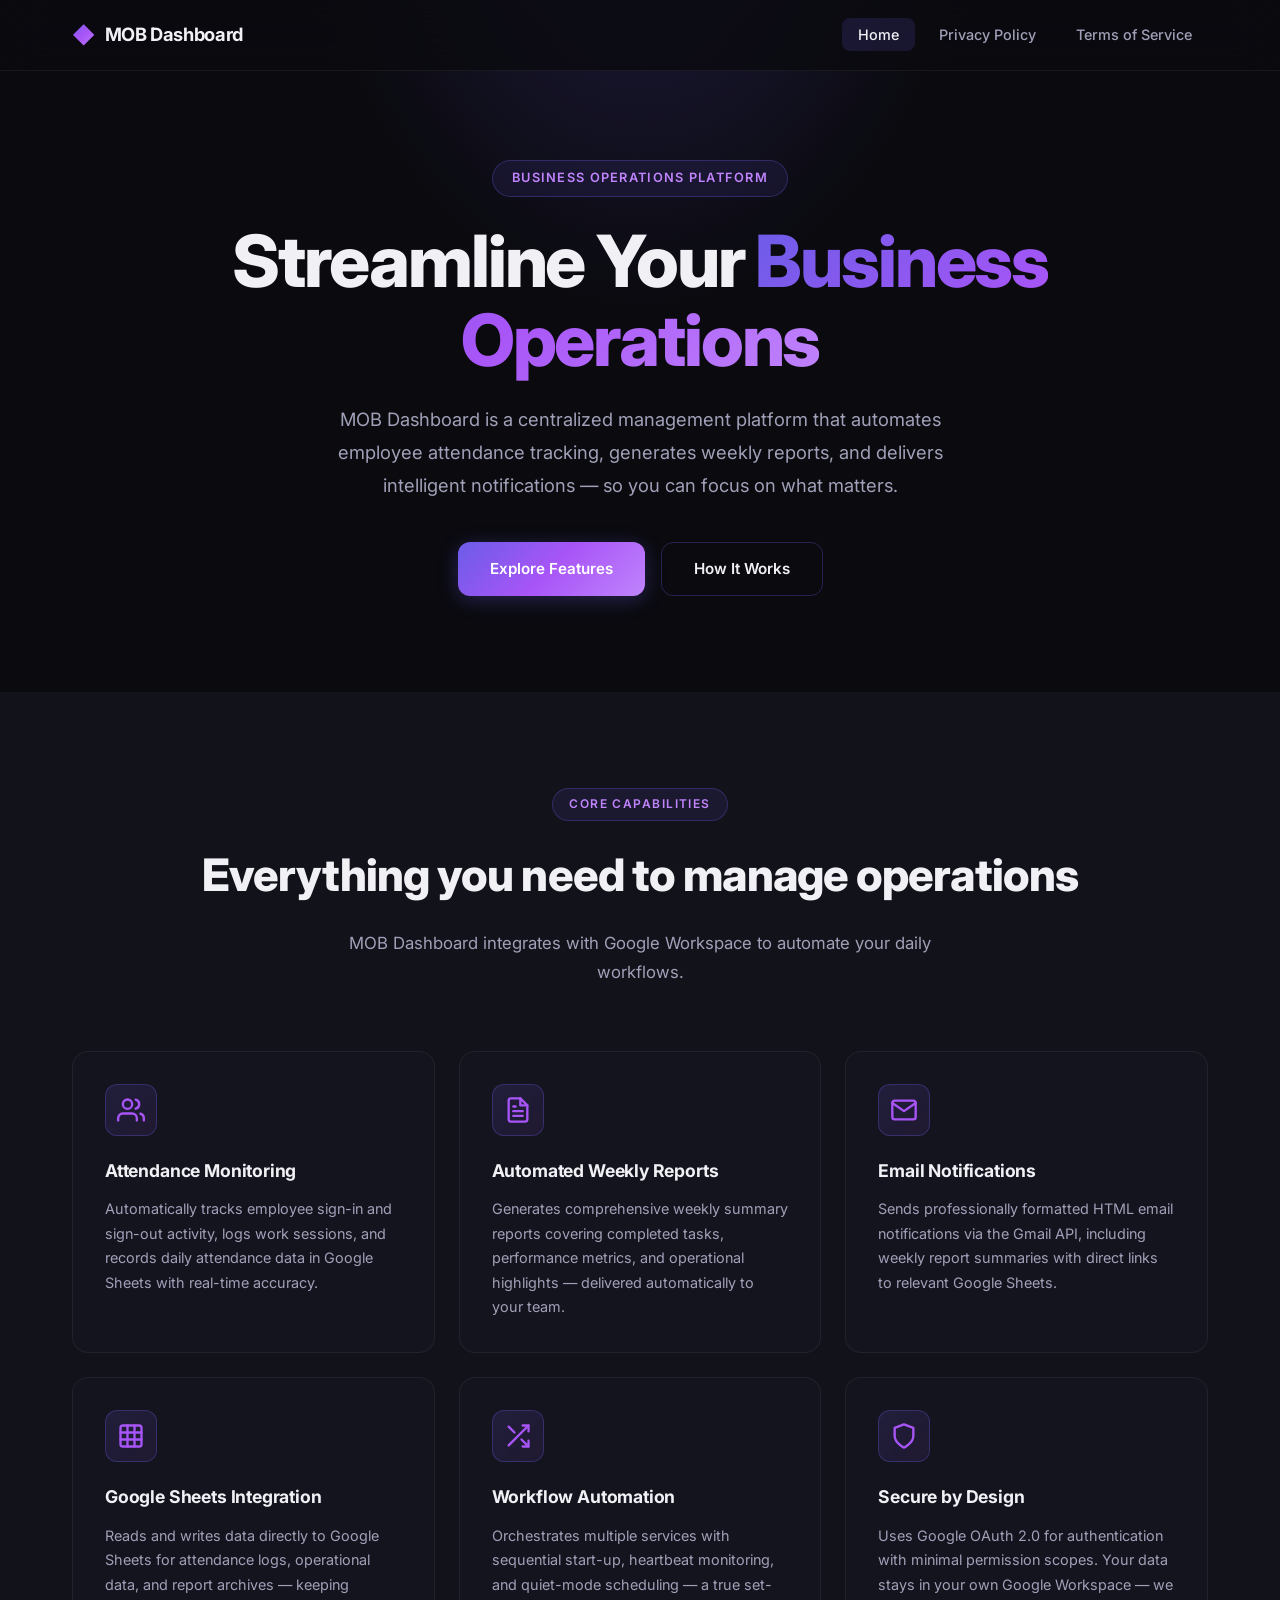
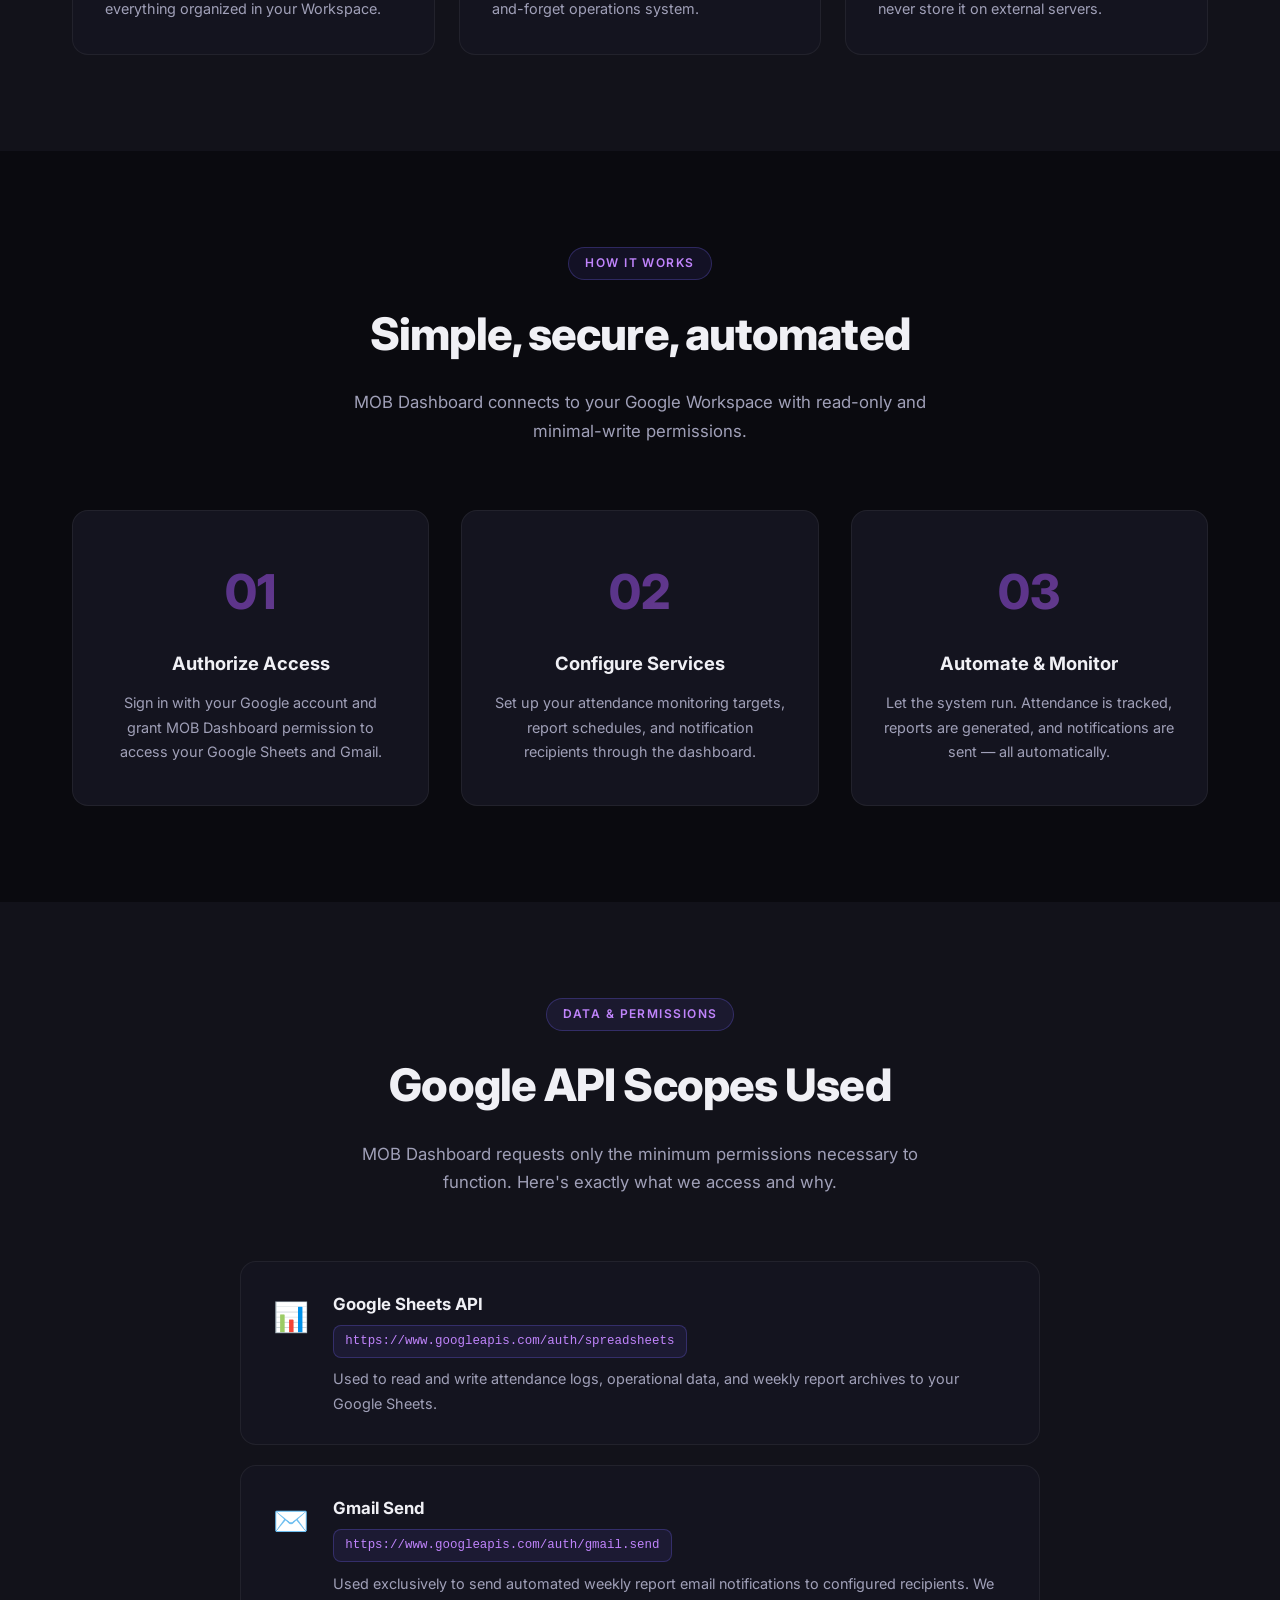
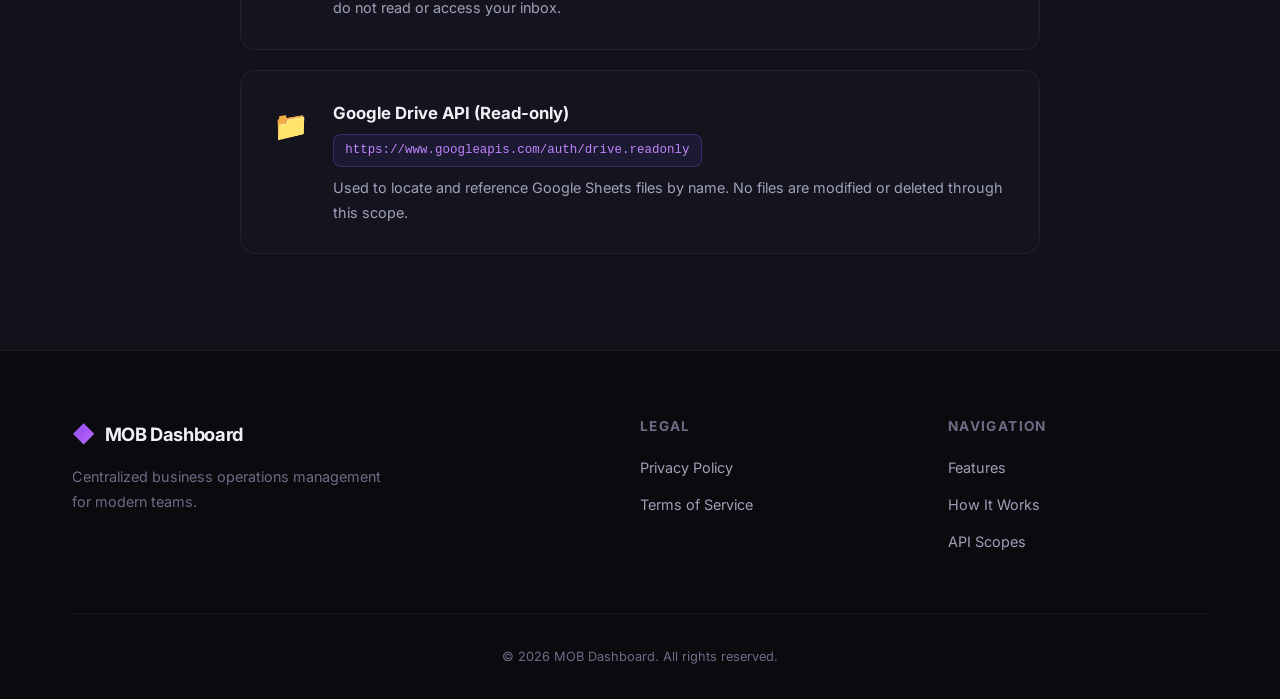
<file: index.html>
<!DOCTYPE html>
<html lang="en">
<head>
    <meta charset="UTF-8">
    <meta name="viewport" content="width=device-width, initial-scale=1.0">
    <title>MOB Dashboard — Business Operations Management</title>
    <meta name="description" content="MOB Dashboard is a centralized business operations management platform for employee attendance monitoring, automated weekly reporting, and workflow automation.">
    <link rel="preconnect" href="https://fonts.googleapis.com">
    <link rel="preconnect" href="https://fonts.gstatic.com" crossorigin>
    <link href="https://fonts.googleapis.com/css2?family=Inter:wght@400;500;600;700;800&display=swap" rel="stylesheet">
    <link rel="stylesheet" href="styles.css">
</head>
<body>
    <!-- Navigation -->
    <nav class="navbar" id="navbar">
        <div class="container nav-container">
            <a href="index.html" class="logo" id="logo">
                <span class="logo-icon">◆</span>
                <span class="logo-text">MOB Dashboard</span>
            </a>
            <ul class="nav-links" id="nav-links">
                <li><a href="index.html" class="nav-link active">Home</a></li>
                <li><a href="privacy.html" class="nav-link">Privacy Policy</a></li>
                <li><a href="terms.html" class="nav-link">Terms of Service</a></li>
            </ul>
            <button class="mobile-menu-btn" id="mobile-menu-btn" aria-label="Toggle navigation menu">
                <span></span>
                <span></span>
                <span></span>
            </button>
        </div>
    </nav>

    <!-- Hero Section -->
    <header class="hero" id="hero">
        <div class="hero-glow"></div>
        <div class="container hero-container">
            <div class="hero-badge">Business Operations Platform</div>
            <h1 class="hero-title" id="hero-title">
                Streamline Your <span class="gradient-text">Business Operations</span>
            </h1>
            <p class="hero-subtitle" id="hero-subtitle">
                MOB Dashboard is a centralized management platform that automates employee attendance tracking, generates weekly reports, and delivers intelligent notifications — so you can focus on what matters.
            </p>
            <div class="hero-cta">
                <a href="#features" class="btn btn-primary" id="cta-learn-more">Explore Features</a>
                <a href="#how-it-works" class="btn btn-outline" id="cta-how">How It Works</a>
            </div>
        </div>
    </header>

    <!-- Features Section -->
    <section class="features" id="features">
        <div class="container">
            <div class="section-header">
                <span class="section-label">Core Capabilities</span>
                <h2 class="section-title">Everything you need to manage operations</h2>
                <p class="section-desc">MOB Dashboard integrates with Google Workspace to automate your daily workflows.</p>
            </div>
            <div class="features-grid" id="features-grid">
                <div class="feature-card" id="feature-attendance">
                    <div class="feature-icon">
                        <svg width="28" height="28" viewBox="0 0 24 24" fill="none" stroke="currentColor" stroke-width="2" stroke-linecap="round" stroke-linejoin="round">
                            <path d="M17 21v-2a4 4 0 0 0-4-4H5a4 4 0 0 0-4 4v2"/>
                            <circle cx="9" cy="7" r="4"/>
                            <path d="M23 21v-2a4 4 0 0 0-3-3.87"/>
                            <path d="M16 3.13a4 4 0 0 1 0 7.75"/>
                        </svg>
                    </div>
                    <h3 class="feature-title">Attendance Monitoring</h3>
                    <p class="feature-desc">Automatically tracks employee sign-in and sign-out activity, logs work sessions, and records daily attendance data in Google Sheets with real-time accuracy.</p>
                </div>
                <div class="feature-card" id="feature-reports">
                    <div class="feature-icon">
                        <svg width="28" height="28" viewBox="0 0 24 24" fill="none" stroke="currentColor" stroke-width="2" stroke-linecap="round" stroke-linejoin="round">
                            <path d="M14 2H6a2 2 0 0 0-2 2v16a2 2 0 0 0 2 2h12a2 2 0 0 0 2-2V8z"/>
                            <polyline points="14 2 14 8 20 8"/>
                            <line x1="16" y1="13" x2="8" y2="13"/>
                            <line x1="16" y1="17" x2="8" y2="17"/>
                            <polyline points="10 9 9 9 8 9"/>
                        </svg>
                    </div>
                    <h3 class="feature-title">Automated Weekly Reports</h3>
                    <p class="feature-desc">Generates comprehensive weekly summary reports covering completed tasks, performance metrics, and operational highlights — delivered automatically to your team.</p>
                </div>
                <div class="feature-card" id="feature-email">
                    <div class="feature-icon">
                        <svg width="28" height="28" viewBox="0 0 24 24" fill="none" stroke="currentColor" stroke-width="2" stroke-linecap="round" stroke-linejoin="round">
                            <path d="M4 4h16c1.1 0 2 .9 2 2v12c0 1.1-.9 2-2 2H4c-1.1 0-2-.9-2-2V6c0-1.1.9-2 2-2z"/>
                            <polyline points="22,6 12,13 2,6"/>
                        </svg>
                    </div>
                    <h3 class="feature-title">Email Notifications</h3>
                    <p class="feature-desc">Sends professionally formatted HTML email notifications via the Gmail API, including weekly report summaries with direct links to relevant Google Sheets.</p>
                </div>
                <div class="feature-card" id="feature-sheets">
                    <div class="feature-icon">
                        <svg width="28" height="28" viewBox="0 0 24 24" fill="none" stroke="currentColor" stroke-width="2" stroke-linecap="round" stroke-linejoin="round">
                            <rect x="3" y="3" width="18" height="18" rx="2" ry="2"/>
                            <line x1="3" y1="9" x2="21" y2="9"/>
                            <line x1="3" y1="15" x2="21" y2="15"/>
                            <line x1="9" y1="3" x2="9" y2="21"/>
                            <line x1="15" y1="3" x2="15" y2="21"/>
                        </svg>
                    </div>
                    <h3 class="feature-title">Google Sheets Integration</h3>
                    <p class="feature-desc">Reads and writes data directly to Google Sheets for attendance logs, operational data, and report archives — keeping everything organized in your Workspace.</p>
                </div>
                <div class="feature-card" id="feature-automation">
                    <div class="feature-icon">
                        <svg width="28" height="28" viewBox="0 0 24 24" fill="none" stroke="currentColor" stroke-width="2" stroke-linecap="round" stroke-linejoin="round">
                            <polyline points="16 3 21 3 21 8"/>
                            <line x1="4" y1="20" x2="21" y2="3"/>
                            <polyline points="21 16 21 21 16 21"/>
                            <line x1="15" y1="15" x2="21" y2="21"/>
                            <line x1="4" y1="4" x2="9" y2="9"/>
                        </svg>
                    </div>
                    <h3 class="feature-title">Workflow Automation</h3>
                    <p class="feature-desc">Orchestrates multiple services with sequential start-up, heartbeat monitoring, and quiet-mode scheduling — a true set-and-forget operations system.</p>
                </div>
                <div class="feature-card" id="feature-security">
                    <div class="feature-icon">
                        <svg width="28" height="28" viewBox="0 0 24 24" fill="none" stroke="currentColor" stroke-width="2" stroke-linecap="round" stroke-linejoin="round">
                            <path d="M12 22s8-4 8-10V5l-8-3-8 3v7c0 6 8 10 8 10z"/>
                        </svg>
                    </div>
                    <h3 class="feature-title">Secure by Design</h3>
                    <p class="feature-desc">Uses Google OAuth 2.0 for authentication with minimal permission scopes. Your data stays in your own Google Workspace — we never store it on external servers.</p>
                </div>
            </div>
        </div>
    </section>

    <!-- How It Works -->
    <section class="how-it-works" id="how-it-works">
        <div class="container">
            <div class="section-header">
                <span class="section-label">How It Works</span>
                <h2 class="section-title">Simple, secure, automated</h2>
                <p class="section-desc">MOB Dashboard connects to your Google Workspace with read-only and minimal-write permissions.</p>
            </div>
            <div class="steps-grid" id="steps-grid">
                <div class="step-card" id="step-1">
                    <div class="step-number">01</div>
                    <h3 class="step-title">Authorize Access</h3>
                    <p class="step-desc">Sign in with your Google account and grant MOB Dashboard permission to access your Google Sheets and Gmail.</p>
                </div>
                <div class="step-card" id="step-2">
                    <div class="step-number">02</div>
                    <h3 class="step-title">Configure Services</h3>
                    <p class="step-desc">Set up your attendance monitoring targets, report schedules, and notification recipients through the dashboard.</p>
                </div>
                <div class="step-card" id="step-3">
                    <div class="step-number">03</div>
                    <h3 class="step-title">Automate & Monitor</h3>
                    <p class="step-desc">Let the system run. Attendance is tracked, reports are generated, and notifications are sent — all automatically.</p>
                </div>
            </div>
        </div>
    </section>

    <!-- Google API Scopes Section -->
    <section class="scopes-section" id="scopes">
        <div class="container">
            <div class="section-header">
                <span class="section-label">Data & Permissions</span>
                <h2 class="section-title">Google API Scopes Used</h2>
                <p class="section-desc">MOB Dashboard requests only the minimum permissions necessary to function. Here's exactly what we access and why.</p>
            </div>
            <div class="scopes-list" id="scopes-list">
                <div class="scope-item" id="scope-sheets">
                    <div class="scope-icon">📊</div>
                    <div class="scope-content">
                        <h3 class="scope-name">Google Sheets API</h3>
                        <code class="scope-uri">https://www.googleapis.com/auth/spreadsheets</code>
                        <p class="scope-why">Used to read and write attendance logs, operational data, and weekly report archives to your Google Sheets.</p>
                    </div>
                </div>
                <div class="scope-item" id="scope-gmail">
                    <div class="scope-icon">✉️</div>
                    <div class="scope-content">
                        <h3 class="scope-name">Gmail Send</h3>
                        <code class="scope-uri">https://www.googleapis.com/auth/gmail.send</code>
                        <p class="scope-why">Used exclusively to send automated weekly report email notifications to configured recipients. We do not read or access your inbox.</p>
                    </div>
                </div>
                <div class="scope-item" id="scope-drive">
                    <div class="scope-icon">📁</div>
                    <div class="scope-content">
                        <h3 class="scope-name">Google Drive API (Read-only)</h3>
                        <code class="scope-uri">https://www.googleapis.com/auth/drive.readonly</code>
                        <p class="scope-why">Used to locate and reference Google Sheets files by name. No files are modified or deleted through this scope.</p>
                    </div>
                </div>
            </div>
        </div>
    </section>

    <!-- Footer -->
    <footer class="footer" id="footer">
        <div class="container">
            <div class="footer-grid">
                <div class="footer-brand">
                    <a href="index.html" class="logo">
                        <span class="logo-icon">◆</span>
                        <span class="logo-text">MOB Dashboard</span>
                    </a>
                    <p class="footer-tagline">Centralized business operations management for modern teams.</p>
                </div>
                <div class="footer-links-group">
                    <h4 class="footer-heading">Legal</h4>
                    <ul class="footer-links">
                        <li><a href="privacy.html" id="footer-privacy">Privacy Policy</a></li>
                        <li><a href="terms.html" id="footer-terms">Terms of Service</a></li>
                    </ul>
                </div>
                <div class="footer-links-group">
                    <h4 class="footer-heading">Navigation</h4>
                    <ul class="footer-links">
                        <li><a href="#features" id="footer-features">Features</a></li>
                        <li><a href="#how-it-works" id="footer-how">How It Works</a></li>
                        <li><a href="#scopes" id="footer-scopes">API Scopes</a></li>
                    </ul>
                </div>
            </div>
            <div class="footer-bottom">
                <p>&copy; 2026 MOB Dashboard. All rights reserved.</p>
            </div>
        </div>
    </footer>

    <script src="script.js"></script>
</body>
</html>
</file>
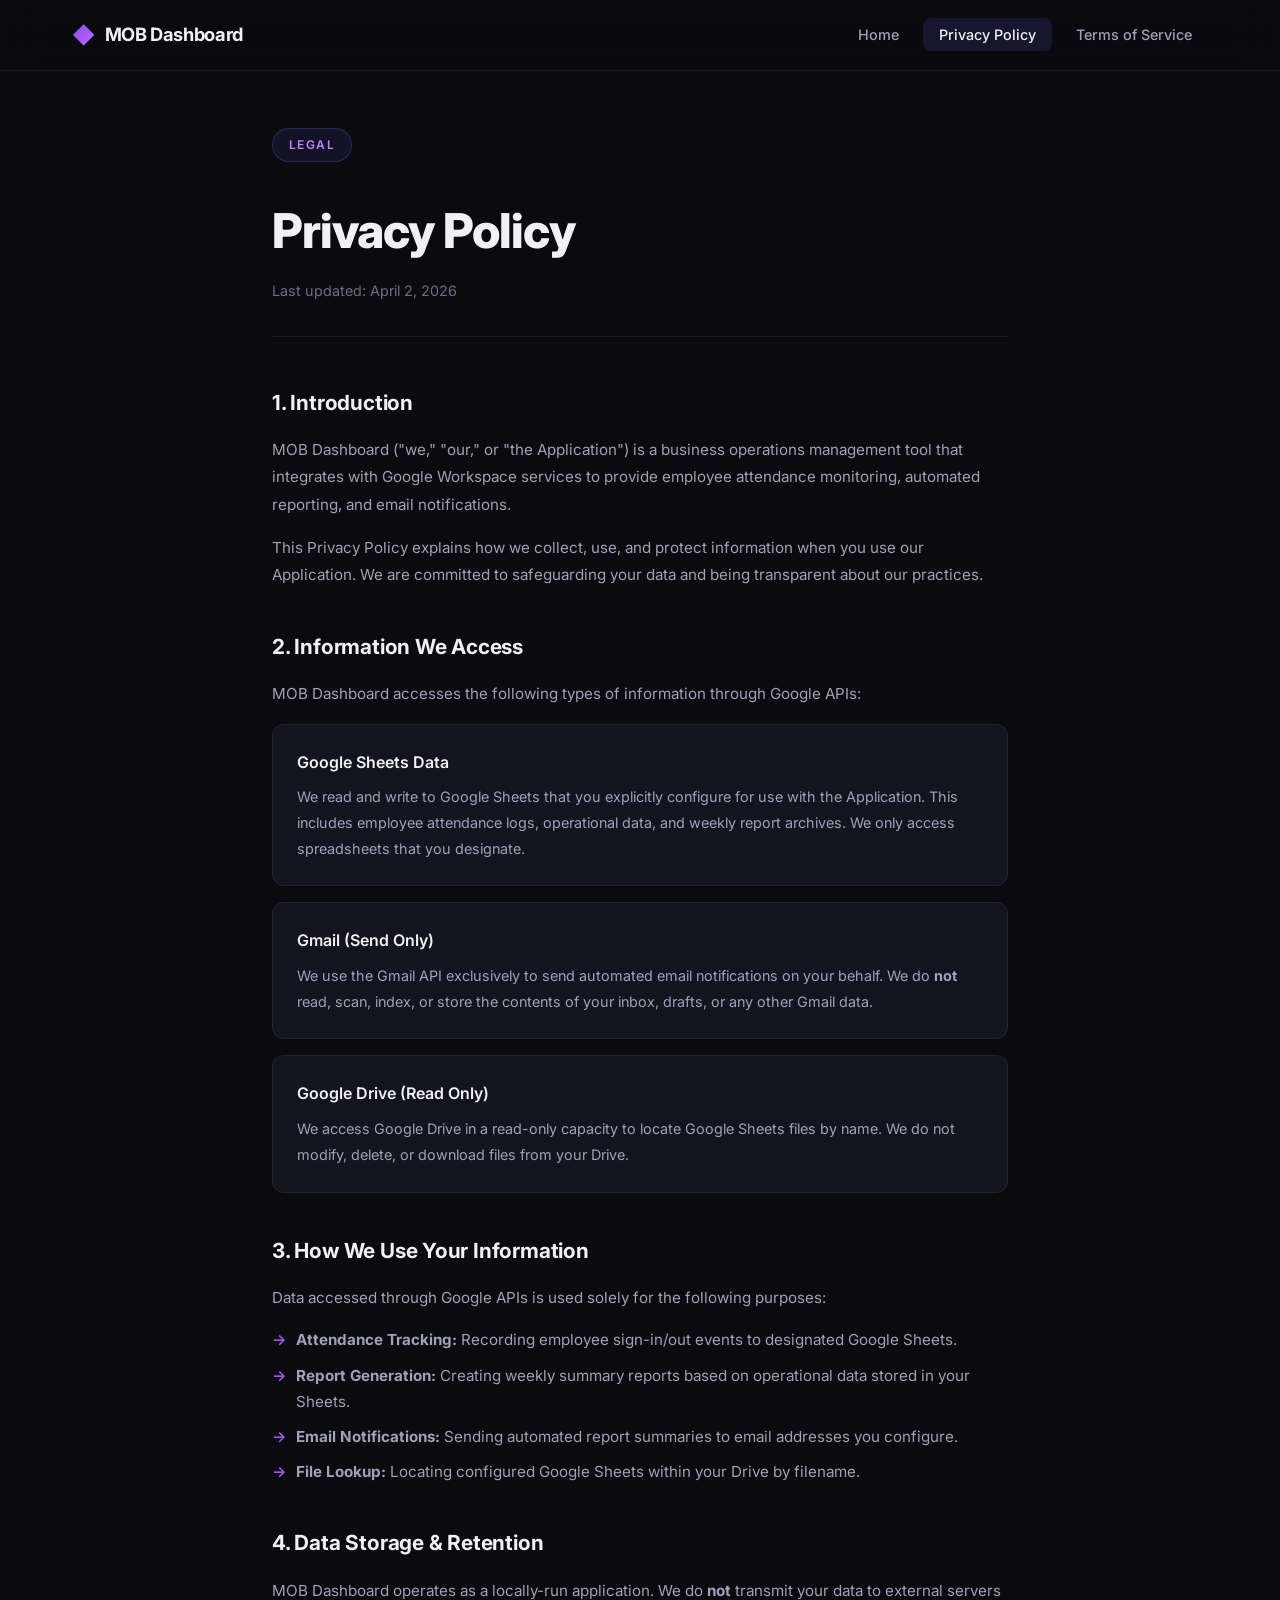
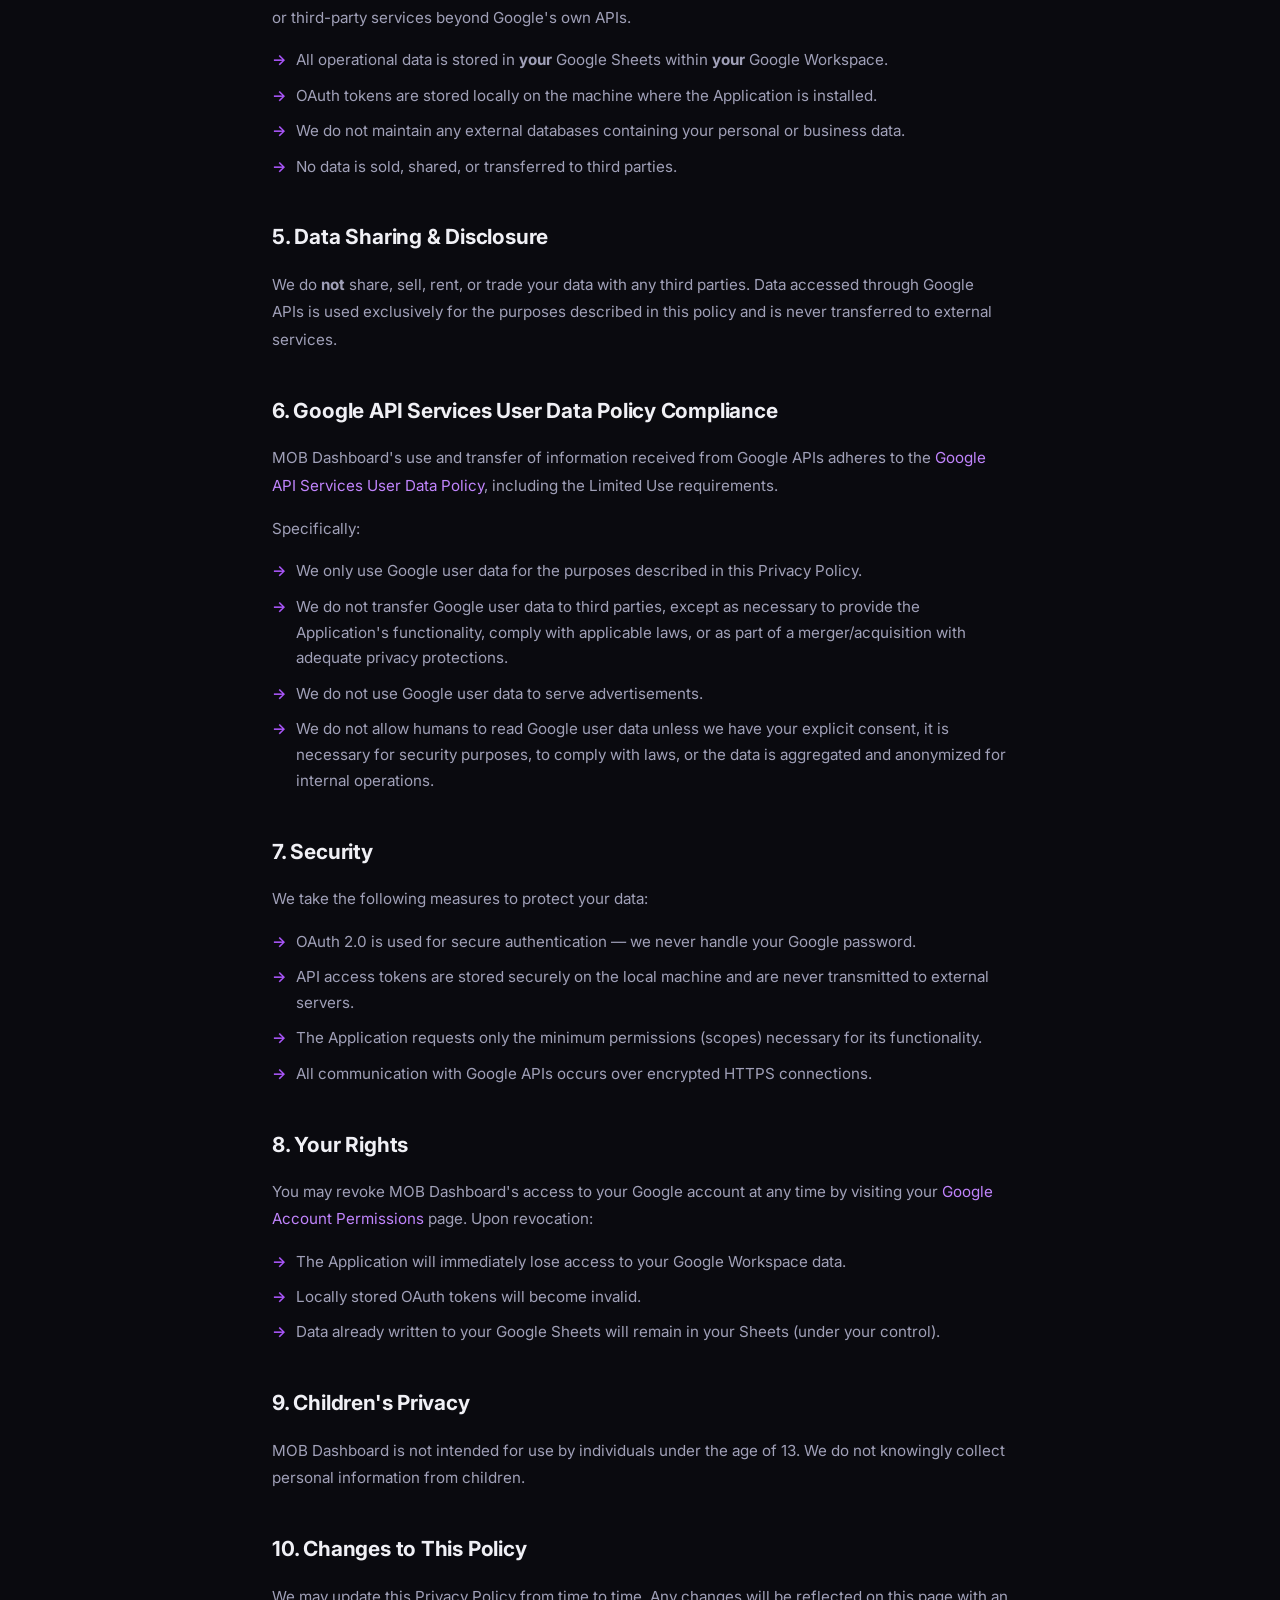
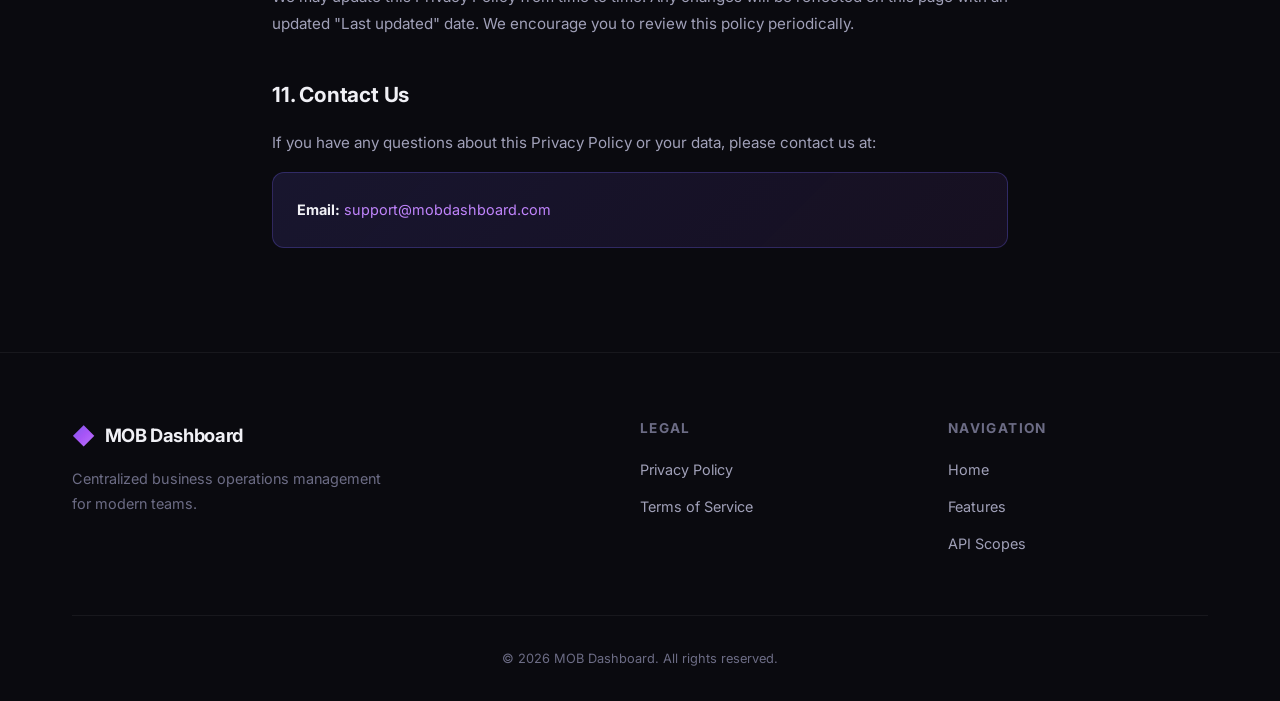
<file: privacy.html>
<!DOCTYPE html>
<html lang="en">
<head>
    <meta charset="UTF-8">
    <meta name="viewport" content="width=device-width, initial-scale=1.0">
    <title>Privacy Policy — MOB Dashboard</title>
    <meta name="description" content="Privacy Policy for MOB Dashboard. Learn how we handle, store, and protect your data when using our business operations management platform.">
    <link rel="preconnect" href="https://fonts.googleapis.com">
    <link rel="preconnect" href="https://fonts.gstatic.com" crossorigin>
    <link href="https://fonts.googleapis.com/css2?family=Inter:wght@400;500;600;700;800&display=swap" rel="stylesheet">
    <link rel="stylesheet" href="styles.css">
</head>
<body>
    <!-- Navigation -->
    <nav class="navbar" id="navbar">
        <div class="container nav-container">
            <a href="index.html" class="logo" id="logo">
                <span class="logo-icon">◆</span>
                <span class="logo-text">MOB Dashboard</span>
            </a>
            <ul class="nav-links" id="nav-links">
                <li><a href="index.html" class="nav-link">Home</a></li>
                <li><a href="privacy.html" class="nav-link active">Privacy Policy</a></li>
                <li><a href="terms.html" class="nav-link">Terms of Service</a></li>
            </ul>
            <button class="mobile-menu-btn" id="mobile-menu-btn" aria-label="Toggle navigation menu">
                <span></span>
                <span></span>
                <span></span>
            </button>
        </div>
    </nav>

    <!-- Privacy Policy Content -->
    <main class="legal-page" id="privacy-page">
        <div class="container legal-container">
            <div class="legal-header">
                <span class="section-label">Legal</span>
                <h1 class="legal-title" id="privacy-title">Privacy Policy</h1>
                <p class="legal-updated">Last updated: April 2, 2026</p>
            </div>

            <div class="legal-content" id="privacy-content">
                <section class="legal-section" id="section-intro">
                    <h2>1. Introduction</h2>
                    <p>MOB Dashboard ("we," "our," or "the Application") is a business operations management tool that integrates with Google Workspace services to provide employee attendance monitoring, automated reporting, and email notifications.</p>
                    <p>This Privacy Policy explains how we collect, use, and protect information when you use our Application. We are committed to safeguarding your data and being transparent about our practices.</p>
                </section>

                <section class="legal-section" id="section-data-collected">
                    <h2>2. Information We Access</h2>
                    <p>MOB Dashboard accesses the following types of information through Google APIs:</p>
                    <div class="legal-card">
                        <h3>Google Sheets Data</h3>
                        <p>We read and write to Google Sheets that you explicitly configure for use with the Application. This includes employee attendance logs, operational data, and weekly report archives. We only access spreadsheets that you designate.</p>
                    </div>
                    <div class="legal-card">
                        <h3>Gmail (Send Only)</h3>
                        <p>We use the Gmail API exclusively to send automated email notifications on your behalf. We do <strong>not</strong> read, scan, index, or store the contents of your inbox, drafts, or any other Gmail data.</p>
                    </div>
                    <div class="legal-card">
                        <h3>Google Drive (Read Only)</h3>
                        <p>We access Google Drive in a read-only capacity to locate Google Sheets files by name. We do not modify, delete, or download files from your Drive.</p>
                    </div>
                </section>

                <section class="legal-section" id="section-data-use">
                    <h2>3. How We Use Your Information</h2>
                    <p>Data accessed through Google APIs is used solely for the following purposes:</p>
                    <ul>
                        <li><strong>Attendance Tracking:</strong> Recording employee sign-in/out events to designated Google Sheets.</li>
                        <li><strong>Report Generation:</strong> Creating weekly summary reports based on operational data stored in your Sheets.</li>
                        <li><strong>Email Notifications:</strong> Sending automated report summaries to email addresses you configure.</li>
                        <li><strong>File Lookup:</strong> Locating configured Google Sheets within your Drive by filename.</li>
                    </ul>
                </section>

                <section class="legal-section" id="section-data-storage">
                    <h2>4. Data Storage & Retention</h2>
                    <p>MOB Dashboard operates as a locally-run application. We do <strong>not</strong> transmit your data to external servers or third-party services beyond Google's own APIs.</p>
                    <ul>
                        <li>All operational data is stored in <strong>your</strong> Google Sheets within <strong>your</strong> Google Workspace.</li>
                        <li>OAuth tokens are stored locally on the machine where the Application is installed.</li>
                        <li>We do not maintain any external databases containing your personal or business data.</li>
                        <li>No data is sold, shared, or transferred to third parties.</li>
                    </ul>
                </section>

                <section class="legal-section" id="section-data-sharing">
                    <h2>5. Data Sharing & Disclosure</h2>
                    <p>We do <strong>not</strong> share, sell, rent, or trade your data with any third parties. Data accessed through Google APIs is used exclusively for the purposes described in this policy and is never transferred to external services.</p>
                </section>

                <section class="legal-section" id="section-google-api">
                    <h2>6. Google API Services User Data Policy Compliance</h2>
                    <p>MOB Dashboard's use and transfer of information received from Google APIs adheres to the <a href="https://developers.google.com/terms/api-services-user-data-policy" target="_blank" rel="noopener noreferrer">Google API Services User Data Policy</a>, including the Limited Use requirements.</p>
                    <p>Specifically:</p>
                    <ul>
                        <li>We only use Google user data for the purposes described in this Privacy Policy.</li>
                        <li>We do not transfer Google user data to third parties, except as necessary to provide the Application's functionality, comply with applicable laws, or as part of a merger/acquisition with adequate privacy protections.</li>
                        <li>We do not use Google user data to serve advertisements.</li>
                        <li>We do not allow humans to read Google user data unless we have your explicit consent, it is necessary for security purposes, to comply with laws, or the data is aggregated and anonymized for internal operations.</li>
                    </ul>
                </section>

                <section class="legal-section" id="section-security">
                    <h2>7. Security</h2>
                    <p>We take the following measures to protect your data:</p>
                    <ul>
                        <li>OAuth 2.0 is used for secure authentication — we never handle your Google password.</li>
                        <li>API access tokens are stored securely on the local machine and are never transmitted to external servers.</li>
                        <li>The Application requests only the minimum permissions (scopes) necessary for its functionality.</li>
                        <li>All communication with Google APIs occurs over encrypted HTTPS connections.</li>
                    </ul>
                </section>

                <section class="legal-section" id="section-rights">
                    <h2>8. Your Rights</h2>
                    <p>You may revoke MOB Dashboard's access to your Google account at any time by visiting your <a href="https://myaccount.google.com/permissions" target="_blank" rel="noopener noreferrer">Google Account Permissions</a> page. Upon revocation:</p>
                    <ul>
                        <li>The Application will immediately lose access to your Google Workspace data.</li>
                        <li>Locally stored OAuth tokens will become invalid.</li>
                        <li>Data already written to your Google Sheets will remain in your Sheets (under your control).</li>
                    </ul>
                </section>

                <section class="legal-section" id="section-children">
                    <h2>9. Children's Privacy</h2>
                    <p>MOB Dashboard is not intended for use by individuals under the age of 13. We do not knowingly collect personal information from children.</p>
                </section>

                <section class="legal-section" id="section-changes">
                    <h2>10. Changes to This Policy</h2>
                    <p>We may update this Privacy Policy from time to time. Any changes will be reflected on this page with an updated "Last updated" date. We encourage you to review this policy periodically.</p>
                </section>

                <section class="legal-section" id="section-contact">
                    <h2>11. Contact Us</h2>
                    <p>If you have any questions about this Privacy Policy or your data, please contact us at:</p>
                    <div class="legal-card contact-card">
                        <p><strong>Email:</strong> <a href="mailto:support@mobdashboard.com">support@mobdashboard.com</a></p>
                    </div>
                </section>
            </div>
        </div>
    </main>

    <!-- Footer -->
    <footer class="footer" id="footer">
        <div class="container">
            <div class="footer-grid">
                <div class="footer-brand">
                    <a href="index.html" class="logo">
                        <span class="logo-icon">◆</span>
                        <span class="logo-text">MOB Dashboard</span>
                    </a>
                    <p class="footer-tagline">Centralized business operations management for modern teams.</p>
                </div>
                <div class="footer-links-group">
                    <h4 class="footer-heading">Legal</h4>
                    <ul class="footer-links">
                        <li><a href="privacy.html">Privacy Policy</a></li>
                        <li><a href="terms.html">Terms of Service</a></li>
                    </ul>
                </div>
                <div class="footer-links-group">
                    <h4 class="footer-heading">Navigation</h4>
                    <ul class="footer-links">
                        <li><a href="index.html">Home</a></li>
                        <li><a href="index.html#features">Features</a></li>
                        <li><a href="index.html#scopes">API Scopes</a></li>
                    </ul>
                </div>
            </div>
            <div class="footer-bottom">
                <p>&copy; 2026 MOB Dashboard. All rights reserved.</p>
            </div>
        </div>
    </footer>

    <script src="script.js"></script>
</body>
</html>
</file>
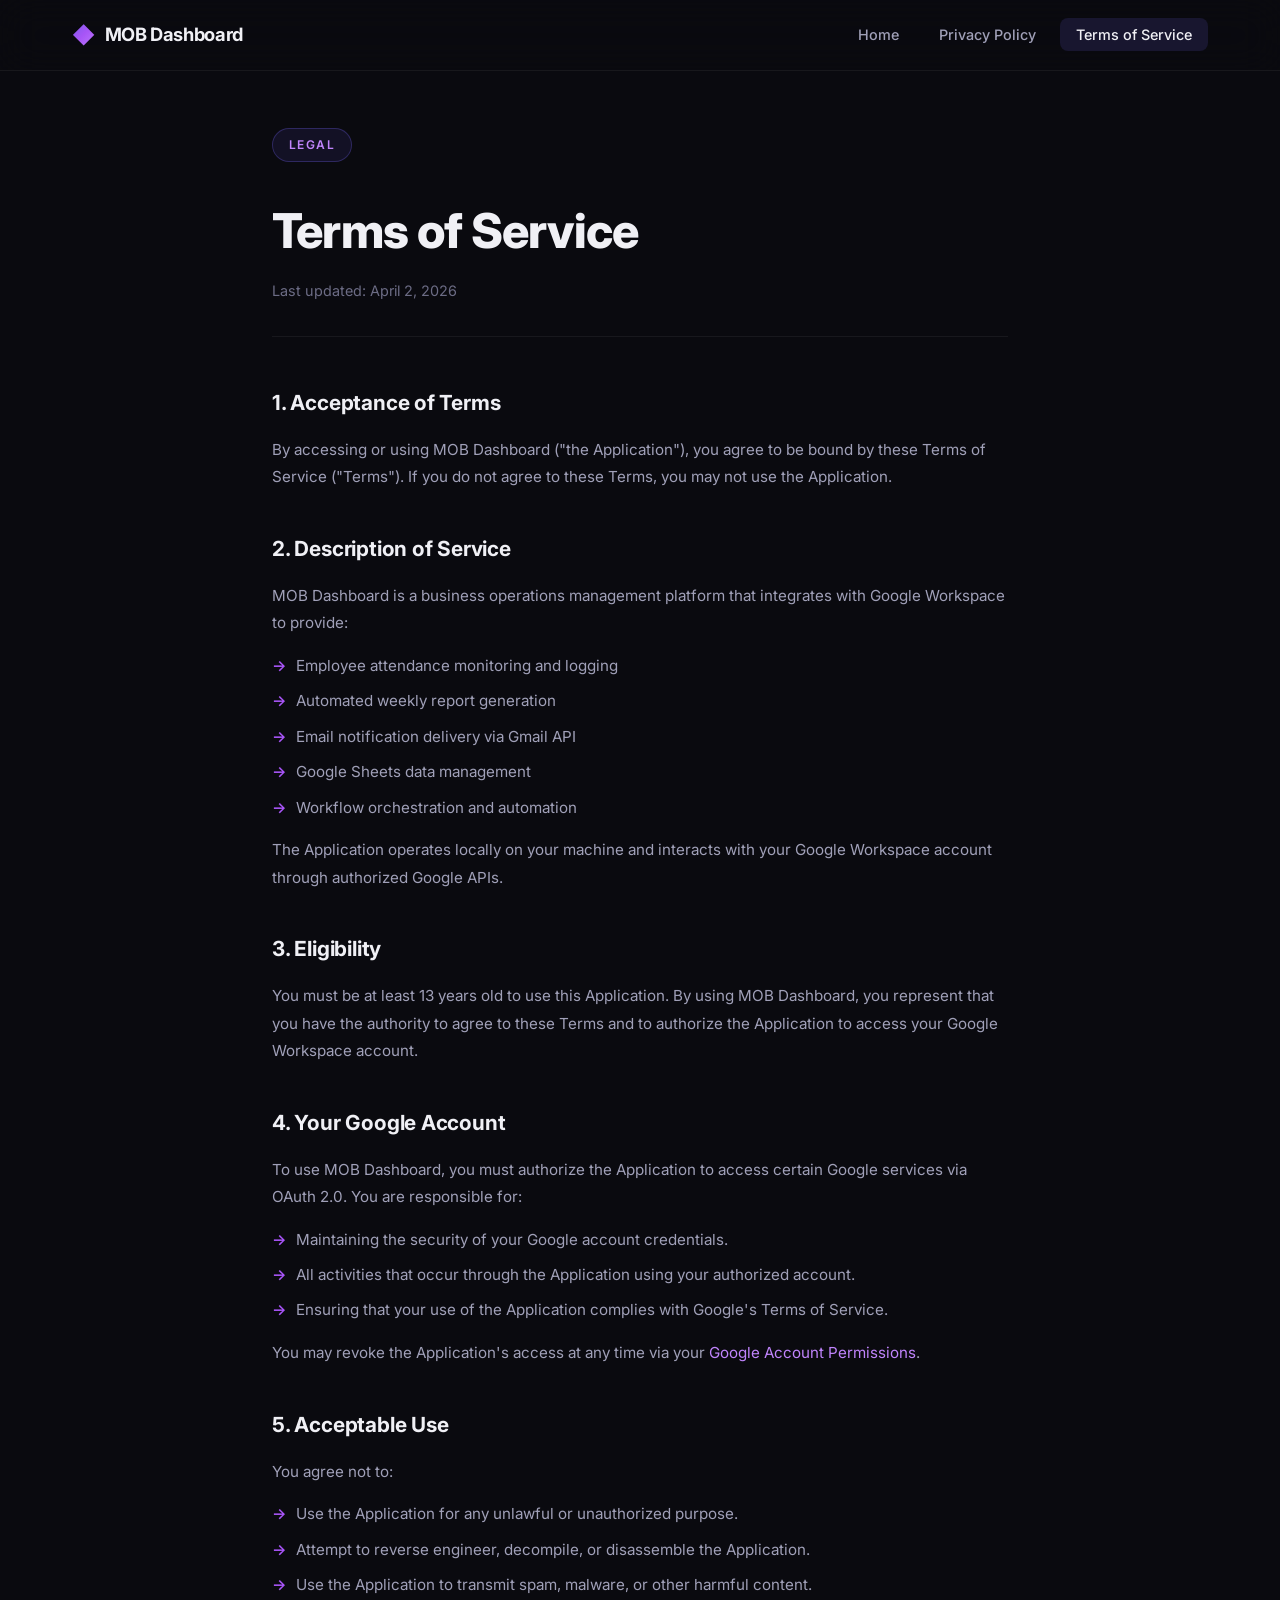
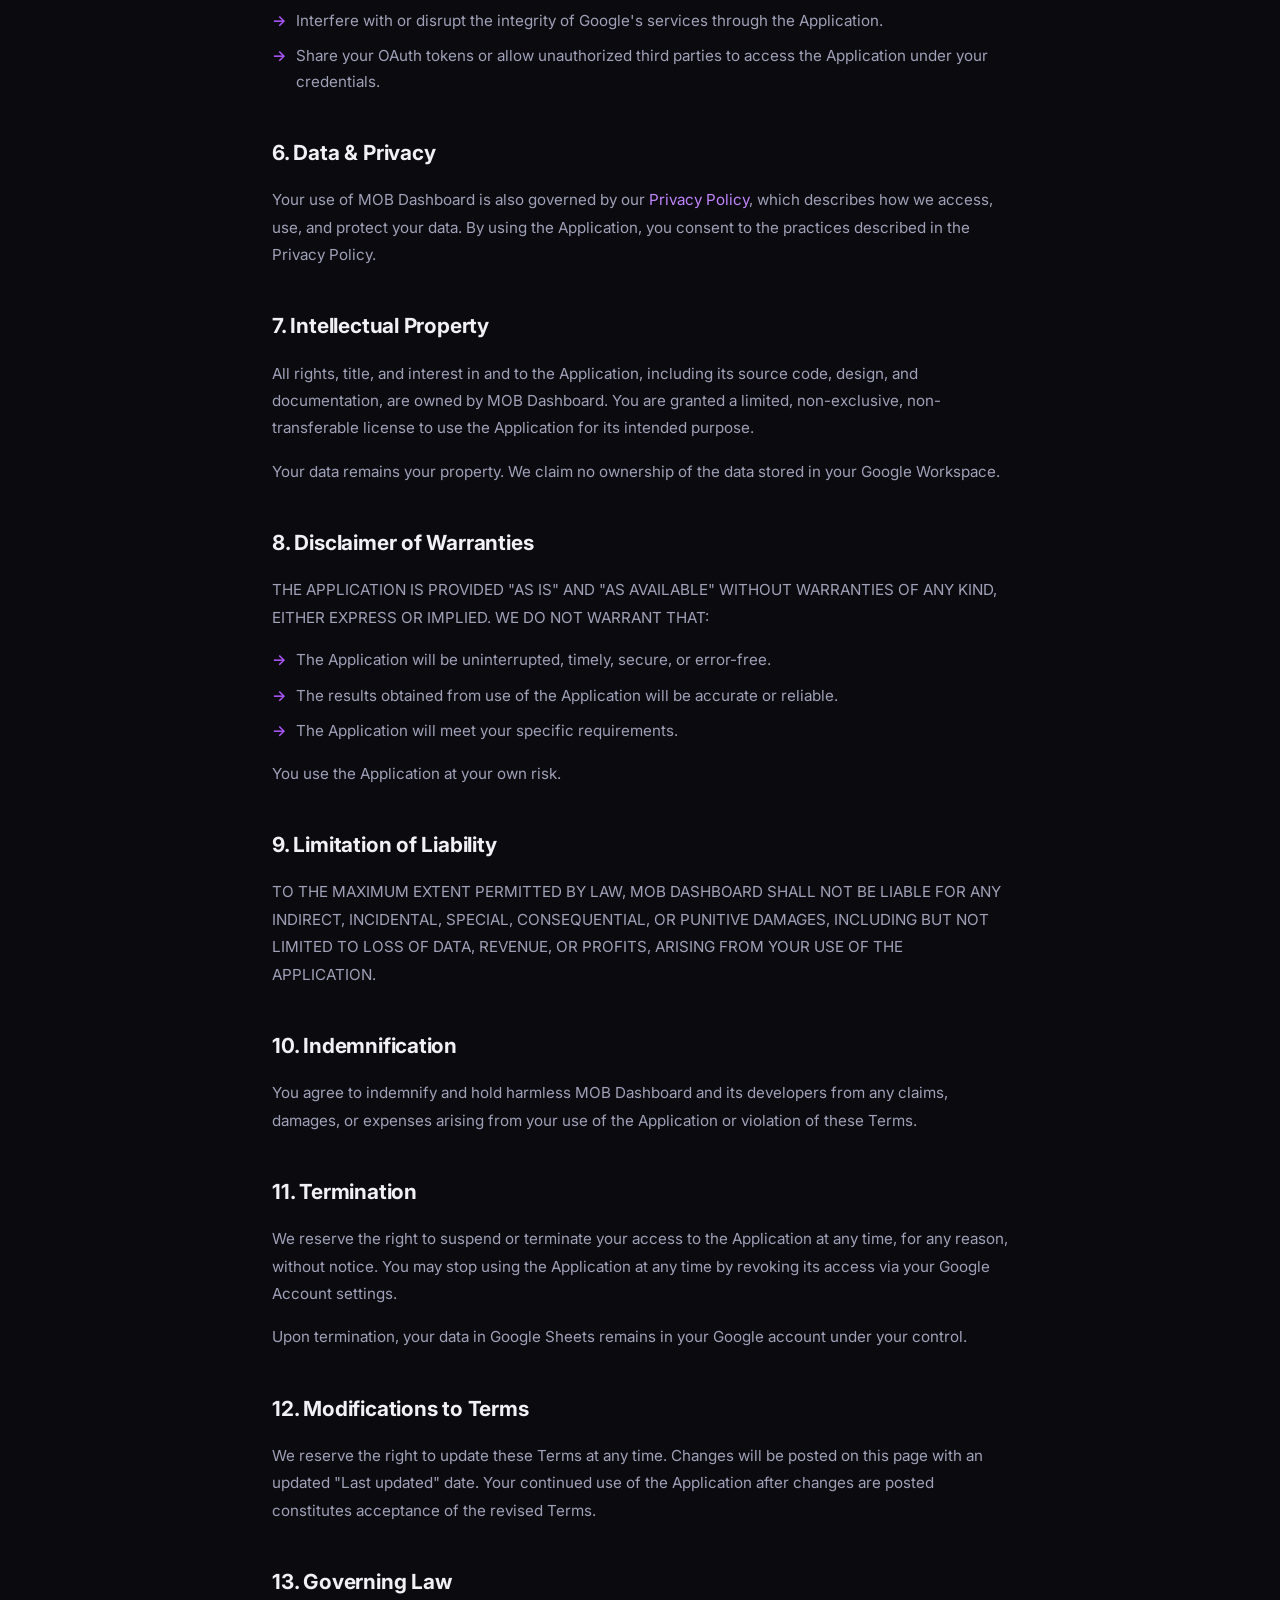
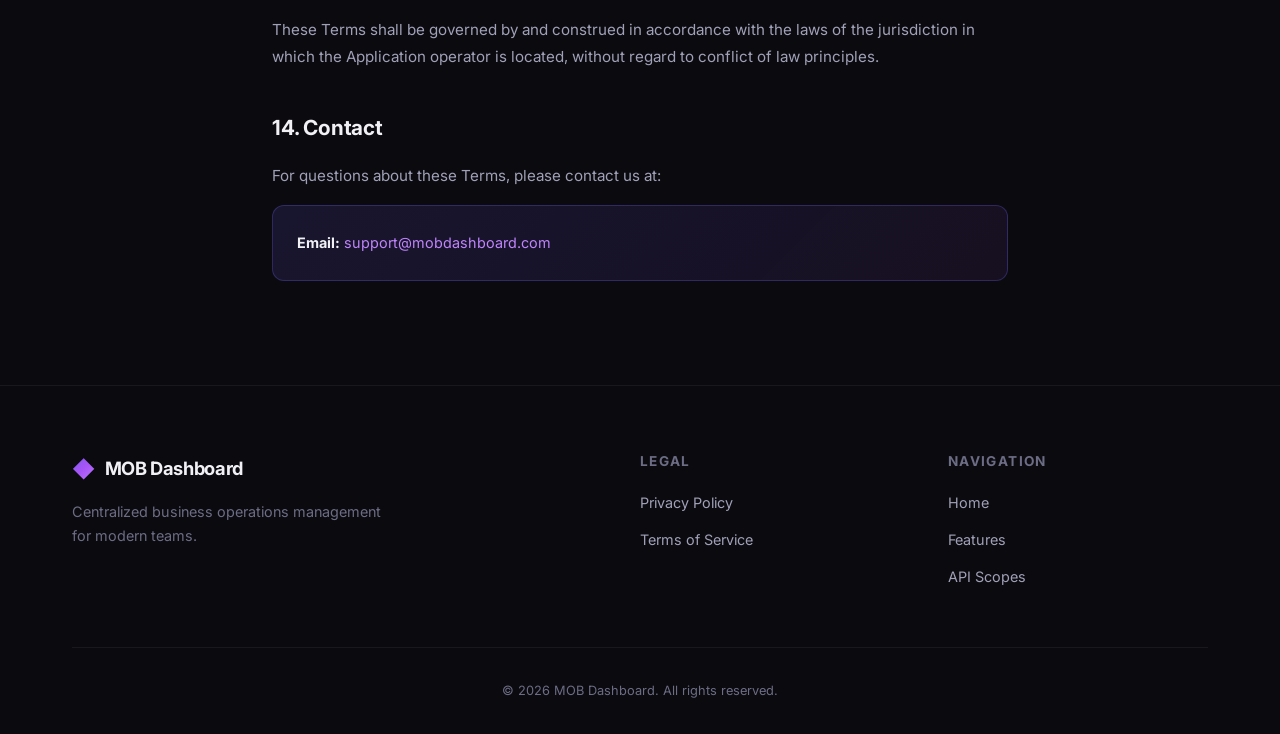
<file: terms.html>
<!DOCTYPE html>
<html lang="en">
<head>
    <meta charset="UTF-8">
    <meta name="viewport" content="width=device-width, initial-scale=1.0">
    <title>Terms of Service — MOB Dashboard</title>
    <meta name="description" content="Terms of Service for MOB Dashboard. Understand your rights and responsibilities when using our business operations management platform.">
    <link rel="preconnect" href="https://fonts.googleapis.com">
    <link rel="preconnect" href="https://fonts.gstatic.com" crossorigin>
    <link href="https://fonts.googleapis.com/css2?family=Inter:wght@400;500;600;700;800&display=swap" rel="stylesheet">
    <link rel="stylesheet" href="styles.css">
</head>
<body>
    <!-- Navigation -->
    <nav class="navbar" id="navbar">
        <div class="container nav-container">
            <a href="index.html" class="logo" id="logo">
                <span class="logo-icon">◆</span>
                <span class="logo-text">MOB Dashboard</span>
            </a>
            <ul class="nav-links" id="nav-links">
                <li><a href="index.html" class="nav-link">Home</a></li>
                <li><a href="privacy.html" class="nav-link">Privacy Policy</a></li>
                <li><a href="terms.html" class="nav-link active">Terms of Service</a></li>
            </ul>
            <button class="mobile-menu-btn" id="mobile-menu-btn" aria-label="Toggle navigation menu">
                <span></span>
                <span></span>
                <span></span>
            </button>
        </div>
    </nav>

    <!-- Terms of Service Content -->
    <main class="legal-page" id="terms-page">
        <div class="container legal-container">
            <div class="legal-header">
                <span class="section-label">Legal</span>
                <h1 class="legal-title" id="terms-title">Terms of Service</h1>
                <p class="legal-updated">Last updated: April 2, 2026</p>
            </div>

            <div class="legal-content" id="terms-content">
                <section class="legal-section" id="section-acceptance">
                    <h2>1. Acceptance of Terms</h2>
                    <p>By accessing or using MOB Dashboard ("the Application"), you agree to be bound by these Terms of Service ("Terms"). If you do not agree to these Terms, you may not use the Application.</p>
                </section>

                <section class="legal-section" id="section-description">
                    <h2>2. Description of Service</h2>
                    <p>MOB Dashboard is a business operations management platform that integrates with Google Workspace to provide:</p>
                    <ul>
                        <li>Employee attendance monitoring and logging</li>
                        <li>Automated weekly report generation</li>
                        <li>Email notification delivery via Gmail API</li>
                        <li>Google Sheets data management</li>
                        <li>Workflow orchestration and automation</li>
                    </ul>
                    <p>The Application operates locally on your machine and interacts with your Google Workspace account through authorized Google APIs.</p>
                </section>

                <section class="legal-section" id="section-eligibility">
                    <h2>3. Eligibility</h2>
                    <p>You must be at least 13 years old to use this Application. By using MOB Dashboard, you represent that you have the authority to agree to these Terms and to authorize the Application to access your Google Workspace account.</p>
                </section>

                <section class="legal-section" id="section-account">
                    <h2>4. Your Google Account</h2>
                    <p>To use MOB Dashboard, you must authorize the Application to access certain Google services via OAuth 2.0. You are responsible for:</p>
                    <ul>
                        <li>Maintaining the security of your Google account credentials.</li>
                        <li>All activities that occur through the Application using your authorized account.</li>
                        <li>Ensuring that your use of the Application complies with Google's Terms of Service.</li>
                    </ul>
                    <p>You may revoke the Application's access at any time via your <a href="https://myaccount.google.com/permissions" target="_blank" rel="noopener noreferrer">Google Account Permissions</a>.</p>
                </section>

                <section class="legal-section" id="section-acceptable-use">
                    <h2>5. Acceptable Use</h2>
                    <p>You agree not to:</p>
                    <ul>
                        <li>Use the Application for any unlawful or unauthorized purpose.</li>
                        <li>Attempt to reverse engineer, decompile, or disassemble the Application.</li>
                        <li>Use the Application to transmit spam, malware, or other harmful content.</li>
                        <li>Interfere with or disrupt the integrity of Google's services through the Application.</li>
                        <li>Share your OAuth tokens or allow unauthorized third parties to access the Application under your credentials.</li>
                    </ul>
                </section>

                <section class="legal-section" id="section-data">
                    <h2>6. Data & Privacy</h2>
                    <p>Your use of MOB Dashboard is also governed by our <a href="privacy.html">Privacy Policy</a>, which describes how we access, use, and protect your data. By using the Application, you consent to the practices described in the Privacy Policy.</p>
                </section>

                <section class="legal-section" id="section-ip">
                    <h2>7. Intellectual Property</h2>
                    <p>All rights, title, and interest in and to the Application, including its source code, design, and documentation, are owned by MOB Dashboard. You are granted a limited, non-exclusive, non-transferable license to use the Application for its intended purpose.</p>
                    <p>Your data remains your property. We claim no ownership of the data stored in your Google Workspace.</p>
                </section>

                <section class="legal-section" id="section-disclaimer">
                    <h2>8. Disclaimer of Warranties</h2>
                    <p>THE APPLICATION IS PROVIDED "AS IS" AND "AS AVAILABLE" WITHOUT WARRANTIES OF ANY KIND, EITHER EXPRESS OR IMPLIED. WE DO NOT WARRANT THAT:</p>
                    <ul>
                        <li>The Application will be uninterrupted, timely, secure, or error-free.</li>
                        <li>The results obtained from use of the Application will be accurate or reliable.</li>
                        <li>The Application will meet your specific requirements.</li>
                    </ul>
                    <p>You use the Application at your own risk.</p>
                </section>

                <section class="legal-section" id="section-liability">
                    <h2>9. Limitation of Liability</h2>
                    <p>TO THE MAXIMUM EXTENT PERMITTED BY LAW, MOB DASHBOARD SHALL NOT BE LIABLE FOR ANY INDIRECT, INCIDENTAL, SPECIAL, CONSEQUENTIAL, OR PUNITIVE DAMAGES, INCLUDING BUT NOT LIMITED TO LOSS OF DATA, REVENUE, OR PROFITS, ARISING FROM YOUR USE OF THE APPLICATION.</p>
                </section>

                <section class="legal-section" id="section-indemnification">
                    <h2>10. Indemnification</h2>
                    <p>You agree to indemnify and hold harmless MOB Dashboard and its developers from any claims, damages, or expenses arising from your use of the Application or violation of these Terms.</p>
                </section>

                <section class="legal-section" id="section-termination">
                    <h2>11. Termination</h2>
                    <p>We reserve the right to suspend or terminate your access to the Application at any time, for any reason, without notice. You may stop using the Application at any time by revoking its access via your Google Account settings.</p>
                    <p>Upon termination, your data in Google Sheets remains in your Google account under your control.</p>
                </section>

                <section class="legal-section" id="section-modifications">
                    <h2>12. Modifications to Terms</h2>
                    <p>We reserve the right to update these Terms at any time. Changes will be posted on this page with an updated "Last updated" date. Your continued use of the Application after changes are posted constitutes acceptance of the revised Terms.</p>
                </section>

                <section class="legal-section" id="section-governing-law">
                    <h2>13. Governing Law</h2>
                    <p>These Terms shall be governed by and construed in accordance with the laws of the jurisdiction in which the Application operator is located, without regard to conflict of law principles.</p>
                </section>

                <section class="legal-section" id="section-tos-contact">
                    <h2>14. Contact</h2>
                    <p>For questions about these Terms, please contact us at:</p>
                    <div class="legal-card contact-card">
                        <p><strong>Email:</strong> <a href="mailto:support@mobdashboard.com">support@mobdashboard.com</a></p>
                    </div>
                </section>
            </div>
        </div>
    </main>

    <!-- Footer -->
    <footer class="footer" id="footer">
        <div class="container">
            <div class="footer-grid">
                <div class="footer-brand">
                    <a href="index.html" class="logo">
                        <span class="logo-icon">◆</span>
                        <span class="logo-text">MOB Dashboard</span>
                    </a>
                    <p class="footer-tagline">Centralized business operations management for modern teams.</p>
                </div>
                <div class="footer-links-group">
                    <h4 class="footer-heading">Legal</h4>
                    <ul class="footer-links">
                        <li><a href="privacy.html">Privacy Policy</a></li>
                        <li><a href="terms.html">Terms of Service</a></li>
                    </ul>
                </div>
                <div class="footer-links-group">
                    <h4 class="footer-heading">Navigation</h4>
                    <ul class="footer-links">
                        <li><a href="index.html">Home</a></li>
                        <li><a href="index.html#features">Features</a></li>
                        <li><a href="index.html#scopes">API Scopes</a></li>
                    </ul>
                </div>
            </div>
            <div class="footer-bottom">
                <p>&copy; 2026 MOB Dashboard. All rights reserved.</p>
            </div>
        </div>
    </footer>

    <script src="script.js"></script>
</body>
</html>
</file>
<file: styles.css>
/* ===========================
   MOB Dashboard — Verification Site
   Premium Dark Theme
   =========================== */

/* --- Reset & Base --- */
*, *::before, *::after {
    margin: 0;
    padding: 0;
    box-sizing: border-box;
}

:root {
    --bg-primary: #0a0a0f;
    --bg-secondary: #12121a;
    --bg-tertiary: #1a1a26;
    --bg-card: #14141f;
    --bg-card-hover: #1c1c2e;

    --text-primary: #f0f0f5;
    --text-secondary: #a0a0b8;
    --text-muted: #6c6c85;

    --accent-1: #6c5ce7;
    --accent-2: #a855f7;
    --accent-3: #c084fc;

    --gradient-main: linear-gradient(135deg, #6c5ce7 0%, #a855f7 50%, #c084fc 100%);
    --gradient-subtle: linear-gradient(135deg, rgba(108, 92, 231, 0.15) 0%, rgba(168, 85, 247, 0.08) 100%);
    --gradient-glow: radial-gradient(ellipse at 50% 0%, rgba(108, 92, 231, 0.25) 0%, transparent 60%);

    --border-color: rgba(255, 255, 255, 0.06);
    --border-accent: rgba(108, 92, 231, 0.3);

    --radius-sm: 0.5rem;
    --radius-md: 0.75rem;
    --radius-lg: 1rem;
    --radius-xl: 1.5rem;

    --shadow-sm: 0 2px 8px rgba(0, 0, 0, 0.3);
    --shadow-md: 0 4px 16px rgba(0, 0, 0, 0.4);
    --shadow-lg: 0 8px 32px rgba(0, 0, 0, 0.5);
    --shadow-glow: 0 0 40px rgba(108, 92, 231, 0.15);

    --transition-fast: 0.2s ease;
    --transition-normal: 0.3s ease;
    --transition-slow: 0.5s ease;
}

html {
    scroll-behavior: smooth;
}

body {
    font-family: 'Inter', -apple-system, BlinkMacSystemFont, 'Segoe UI', sans-serif;
    background-color: var(--bg-primary);
    color: var(--text-primary);
    line-height: 1.7;
    -webkit-font-smoothing: antialiased;
    -moz-osx-font-smoothing: grayscale;
    overflow-x: hidden;
}

a {
    color: var(--accent-3);
    text-decoration: none;
    transition: color var(--transition-fast);
}
a:hover {
    color: var(--accent-2);
}

.container {
    max-width: 1200px;
    margin: 0 auto;
    padding: 0 2rem;
}

/* --- Navigation --- */
.navbar {
    position: fixed;
    top: 0;
    left: 0;
    right: 0;
    z-index: 100;
    padding: 1rem 0;
    background: rgba(10, 10, 15, 0.8);
    backdrop-filter: blur(20px);
    -webkit-backdrop-filter: blur(20px);
    border-bottom: 1px solid var(--border-color);
    transition: all var(--transition-normal);
}

.navbar.scrolled {
    padding: 0.75rem 0;
    background: rgba(10, 10, 15, 0.95);
}

.nav-container {
    display: flex;
    align-items: center;
    justify-content: space-between;
}

.logo {
    display: flex;
    align-items: center;
    gap: 0.6rem;
    text-decoration: none;
    color: var(--text-primary);
}

.logo-icon {
    font-size: 1.4rem;
    background: var(--gradient-main);
    -webkit-background-clip: text;
    -webkit-text-fill-color: transparent;
    background-clip: text;
}

.logo-text {
    font-size: 1.15rem;
    font-weight: 700;
    letter-spacing: -0.02em;
}

.nav-links {
    display: flex;
    list-style: none;
    gap: 0.5rem;
}

.nav-link {
    padding: 0.5rem 1rem;
    color: var(--text-secondary);
    font-size: 0.9rem;
    font-weight: 500;
    border-radius: var(--radius-sm);
    transition: all var(--transition-fast);
    text-decoration: none;
}

.nav-link:hover {
    color: var(--text-primary);
    background: rgba(255, 255, 255, 0.05);
}

.nav-link.active {
    color: var(--text-primary);
    background: rgba(108, 92, 231, 0.15);
}

.mobile-menu-btn {
    display: none;
    flex-direction: column;
    gap: 5px;
    background: none;
    border: none;
    cursor: pointer;
    padding: 0.5rem;
}

.mobile-menu-btn span {
    display: block;
    width: 22px;
    height: 2px;
    background: var(--text-secondary);
    border-radius: 2px;
    transition: all var(--transition-fast);
}

/* --- Hero --- */
.hero {
    position: relative;
    padding: 10rem 0 6rem;
    text-align: center;
    overflow: hidden;
}

.hero-glow {
    position: absolute;
    top: -200px;
    left: 50%;
    transform: translateX(-50%);
    width: 800px;
    height: 600px;
    background: var(--gradient-glow);
    pointer-events: none;
    z-index: 0;
}

.hero-container {
    position: relative;
    z-index: 1;
}

.hero-badge {
    display: inline-block;
    padding: 0.4rem 1.2rem;
    font-size: 0.8rem;
    font-weight: 600;
    text-transform: uppercase;
    letter-spacing: 0.1em;
    color: var(--accent-3);
    background: rgba(108, 92, 231, 0.1);
    border: 1px solid var(--border-accent);
    border-radius: 50px;
    margin-bottom: 1.5rem;
    animation: fadeInUp 0.6s ease both;
}

.hero-title {
    font-size: clamp(2.5rem, 6vw, 4.5rem);
    font-weight: 800;
    letter-spacing: -0.03em;
    line-height: 1.1;
    margin-bottom: 1.5rem;
    animation: fadeInUp 0.6s ease 0.1s both;
}

.gradient-text {
    background: var(--gradient-main);
    -webkit-background-clip: text;
    -webkit-text-fill-color: transparent;
    background-clip: text;
}

.hero-subtitle {
    font-size: 1.15rem;
    color: var(--text-secondary);
    max-width: 680px;
    margin: 0 auto 2.5rem;
    line-height: 1.8;
    animation: fadeInUp 0.6s ease 0.2s both;
}

.hero-cta {
    display: flex;
    gap: 1rem;
    justify-content: center;
    animation: fadeInUp 0.6s ease 0.3s both;
}

/* --- Buttons --- */
.btn {
    display: inline-flex;
    align-items: center;
    justify-content: center;
    padding: 0.8rem 2rem;
    font-size: 0.95rem;
    font-weight: 600;
    font-family: inherit;
    border-radius: var(--radius-md);
    cursor: pointer;
    text-decoration: none;
    transition: all var(--transition-normal);
    border: none;
}

.btn-primary {
    background: var(--gradient-main);
    color: #fff;
    box-shadow: 0 4px 20px rgba(108, 92, 231, 0.3);
}
.btn-primary:hover {
    transform: translateY(-2px);
    box-shadow: 0 6px 30px rgba(108, 92, 231, 0.45);
    color: #fff;
}

.btn-outline {
    background: transparent;
    color: var(--text-primary);
    border: 1px solid var(--border-accent);
}
.btn-outline:hover {
    background: rgba(108, 92, 231, 0.1);
    border-color: var(--accent-1);
    color: var(--text-primary);
    transform: translateY(-2px);
}

/* --- Section Shared --- */
.section-header {
    text-align: center;
    margin-bottom: 4rem;
}

.section-label {
    display: inline-block;
    padding: 0.35rem 1rem;
    font-size: 0.75rem;
    font-weight: 600;
    text-transform: uppercase;
    letter-spacing: 0.12em;
    color: var(--accent-3);
    background: rgba(108, 92, 231, 0.1);
    border: 1px solid var(--border-accent);
    border-radius: 50px;
    margin-bottom: 1rem;
}

.section-title {
    font-size: clamp(1.8rem, 4vw, 2.8rem);
    font-weight: 800;
    letter-spacing: -0.02em;
    margin-bottom: 1rem;
}

.section-desc {
    font-size: 1.05rem;
    color: var(--text-secondary);
    max-width: 600px;
    margin: 0 auto;
}

/* --- Features --- */
.features {
    padding: 6rem 0;
    background: var(--bg-secondary);
}

.features-grid {
    display: grid;
    grid-template-columns: repeat(3, 1fr);
    gap: 1.5rem;
}

.feature-card {
    background: var(--bg-card);
    border: 1px solid var(--border-color);
    border-radius: var(--radius-lg);
    padding: 2rem;
    transition: all var(--transition-normal);
}

.feature-card:hover {
    background: var(--bg-card-hover);
    border-color: var(--border-accent);
    transform: translateY(-4px);
    box-shadow: var(--shadow-glow);
}

.feature-icon {
    width: 52px;
    height: 52px;
    display: flex;
    align-items: center;
    justify-content: center;
    background: var(--gradient-subtle);
    border-radius: var(--radius-md);
    color: var(--accent-2);
    margin-bottom: 1.25rem;
    border: 1px solid var(--border-accent);
}

.feature-title {
    font-size: 1.1rem;
    font-weight: 700;
    margin-bottom: 0.75rem;
    letter-spacing: -0.01em;
}

.feature-desc {
    font-size: 0.9rem;
    color: var(--text-secondary);
    line-height: 1.7;
}

/* --- How It Works --- */
.how-it-works {
    padding: 6rem 0;
}

.steps-grid {
    display: grid;
    grid-template-columns: repeat(3, 1fr);
    gap: 2rem;
}

.step-card {
    text-align: center;
    padding: 2.5rem 2rem;
    background: var(--bg-card);
    border: 1px solid var(--border-color);
    border-radius: var(--radius-lg);
    transition: all var(--transition-normal);
    position: relative;
}

.step-card:hover {
    border-color: var(--border-accent);
    transform: translateY(-4px);
}

.step-number {
    font-size: 3rem;
    font-weight: 800;
    background: var(--gradient-main);
    -webkit-background-clip: text;
    -webkit-text-fill-color: transparent;
    background-clip: text;
    opacity: 0.5;
    margin-bottom: 1rem;
}

.step-title {
    font-size: 1.15rem;
    font-weight: 700;
    margin-bottom: 0.75rem;
}

.step-desc {
    font-size: 0.9rem;
    color: var(--text-secondary);
    line-height: 1.7;
}

/* --- Scopes Section --- */
.scopes-section {
    padding: 6rem 0;
    background: var(--bg-secondary);
}

.scopes-list {
    display: flex;
    flex-direction: column;
    gap: 1.25rem;
    max-width: 800px;
    margin: 0 auto;
}

.scope-item {
    display: flex;
    gap: 1.5rem;
    align-items: flex-start;
    padding: 1.75rem 2rem;
    background: var(--bg-card);
    border: 1px solid var(--border-color);
    border-radius: var(--radius-lg);
    transition: all var(--transition-normal);
}

.scope-item:hover {
    border-color: var(--border-accent);
    box-shadow: var(--shadow-glow);
}

.scope-icon {
    font-size: 1.8rem;
    flex-shrink: 0;
    margin-top: 0.2rem;
}

.scope-content {
    flex: 1;
}

.scope-name {
    font-size: 1.05rem;
    font-weight: 700;
    margin-bottom: 0.4rem;
}

.scope-uri {
    display: inline-block;
    font-size: 0.78rem;
    padding: 0.3rem 0.7rem;
    background: rgba(108, 92, 231, 0.1);
    border: 1px solid var(--border-accent);
    border-radius: var(--radius-sm);
    color: var(--accent-3);
    margin-bottom: 0.6rem;
    font-family: 'SF Mono', 'Fira Code', monospace;
    word-break: break-all;
}

.scope-why {
    font-size: 0.9rem;
    color: var(--text-secondary);
    line-height: 1.7;
}

/* --- Legal Pages --- */
.legal-page {
    padding: 8rem 0 4rem;
}

.legal-container {
    max-width: 800px;
}

.legal-header {
    margin-bottom: 3rem;
    padding-bottom: 2rem;
    border-bottom: 1px solid var(--border-color);
}

.legal-title {
    font-size: clamp(2rem, 5vw, 3rem);
    font-weight: 800;
    letter-spacing: -0.02em;
    margin-top: 0.75rem;
    margin-bottom: 0.5rem;
}

.legal-updated {
    font-size: 0.9rem;
    color: var(--text-muted);
}

.legal-content {
    /* reading-optimized */
}

.legal-section {
    margin-bottom: 2.5rem;
}

.legal-section h2 {
    font-size: 1.3rem;
    font-weight: 700;
    margin-bottom: 1rem;
    color: var(--text-primary);
    letter-spacing: -0.01em;
}

.legal-section p {
    font-size: 0.95rem;
    color: var(--text-secondary);
    margin-bottom: 1rem;
    line-height: 1.8;
}

.legal-section ul {
    list-style: none;
    padding: 0;
    margin-bottom: 1rem;
}

.legal-section ul li {
    position: relative;
    padding-left: 1.5rem;
    margin-bottom: 0.6rem;
    font-size: 0.95rem;
    color: var(--text-secondary);
    line-height: 1.7;
}

.legal-section ul li::before {
    content: '→';
    position: absolute;
    left: 0;
    color: var(--accent-2);
    font-weight: 600;
}

.legal-card {
    background: var(--bg-card);
    border: 1px solid var(--border-color);
    border-radius: var(--radius-md);
    padding: 1.5rem;
    margin-bottom: 1rem;
}

.legal-card h3 {
    font-size: 1rem;
    font-weight: 600;
    margin-bottom: 0.5rem;
    color: var(--text-primary);
}

.legal-card p {
    font-size: 0.9rem;
    color: var(--text-secondary);
    margin-bottom: 0;
}

.contact-card {
    border-color: var(--border-accent);
    background: var(--gradient-subtle);
}

.contact-card p {
    color: var(--text-primary);
}

/* --- Footer --- */
.footer {
    padding: 4rem 0 2rem;
    border-top: 1px solid var(--border-color);
    background: var(--bg-primary);
}

.footer-grid {
    display: grid;
    grid-template-columns: 2fr 1fr 1fr;
    gap: 3rem;
    margin-bottom: 3rem;
}

.footer-brand .logo {
    margin-bottom: 0.75rem;
}

.footer-tagline {
    font-size: 0.9rem;
    color: var(--text-muted);
    max-width: 320px;
}

.footer-heading {
    font-size: 0.85rem;
    font-weight: 700;
    text-transform: uppercase;
    letter-spacing: 0.1em;
    color: var(--text-muted);
    margin-bottom: 1rem;
}

.footer-links {
    list-style: none;
}

.footer-links li {
    margin-bottom: 0.6rem;
}

.footer-links a {
    font-size: 0.9rem;
    color: var(--text-secondary);
    transition: color var(--transition-fast);
}

.footer-links a:hover {
    color: var(--text-primary);
}

.footer-bottom {
    padding-top: 2rem;
    border-top: 1px solid var(--border-color);
    text-align: center;
}

.footer-bottom p {
    font-size: 0.8rem;
    color: var(--text-muted);
}

/* --- Animations --- */
@keyframes fadeInUp {
    from {
        opacity: 0;
        transform: translateY(24px);
    }
    to {
        opacity: 1;
        transform: translateY(0);
    }
}

.fade-in {
    opacity: 0;
    transform: translateY(24px);
    transition: opacity 0.6s ease, transform 0.6s ease;
}

.fade-in.visible {
    opacity: 1;
    transform: translateY(0);
}

/* --- Responsive --- */
@media (max-width: 968px) {
    .features-grid {
        grid-template-columns: repeat(2, 1fr);
    }
    .steps-grid {
        grid-template-columns: repeat(2, 1fr);
    }
    .footer-grid {
        grid-template-columns: 1fr 1fr;
        gap: 2rem;
    }
    .footer-brand {
        grid-column: 1 / -1;
    }
}

@media (max-width: 768px) {
    .nav-links {
        display: none;
        position: absolute;
        top: 100%;
        left: 0;
        right: 0;
        flex-direction: column;
        background: rgba(10, 10, 15, 0.98);
        backdrop-filter: blur(20px);
        padding: 1rem;
        border-bottom: 1px solid var(--border-color);
    }
    .nav-links.open {
        display: flex;
    }
    .mobile-menu-btn {
        display: flex;
    }
    .mobile-menu-btn.open span:nth-child(1) {
        transform: rotate(45deg) translate(5px, 5px);
    }
    .mobile-menu-btn.open span:nth-child(2) {
        opacity: 0;
    }
    .mobile-menu-btn.open span:nth-child(3) {
        transform: rotate(-45deg) translate(5px, -5px);
    }

    .hero {
        padding: 8rem 0 4rem;
    }
    .hero-cta {
        flex-direction: column;
        align-items: center;
    }
    .features-grid {
        grid-template-columns: 1fr;
    }
    .steps-grid {
        grid-template-columns: 1fr;
    }
    .footer-grid {
        grid-template-columns: 1fr;
        gap: 2rem;
    }
}
</file>
